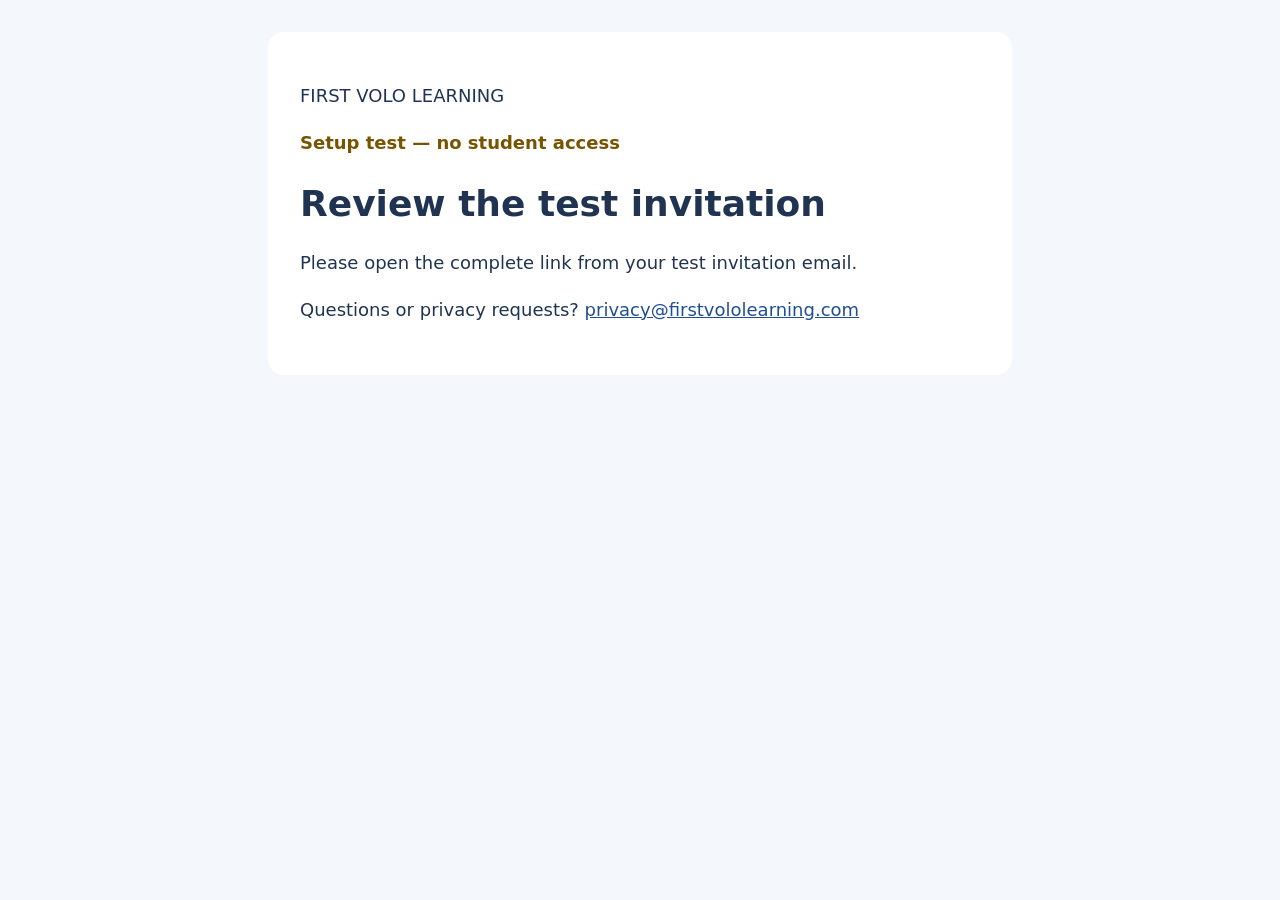
<file: parent-permission.html>
<!doctype html>
<html lang="en"><head><meta charset="utf-8">
<meta http-equiv="Content-Security-Policy" content="default-src &#x27;self&#x27;; base-uri &#x27;none&#x27;; object-src &#x27;none&#x27;; script-src &#x27;self&#x27; https://cdn.jsdelivr.net ; script-src-attr &#x27;none&#x27;; style-src &#x27;self&#x27; &#x27;unsafe-inline&#x27; https://fonts.googleapis.com; font-src &#x27;self&#x27; data: https://fonts.gstatic.com; img-src &#x27;self&#x27; data: blob:; media-src &#x27;self&#x27; blob:; connect-src &#x27;self&#x27; https://apkvvspubolyxlqtlkto.supabase.co wss://apkvvspubolyxlqtlkto.supabase.co; form-action &#x27;self&#x27;; worker-src &#x27;self&#x27; blob:; upgrade-insecure-requests">
<meta name="referrer" content="no-referrer">

<meta name="viewport" content="width=device-width, initial-scale=1"><title>First Volo — Permission setup test</title>
<style>body{font:18px/1.6 system-ui,sans-serif;color:#203452;background:#f4f7fb;margin:0;padding:32px 20px}main{max-width:680px;margin:auto;background:white;padding:32px;border-radius:16px}h1{line-height:1.2}button{font:inherit;padding:12px 20px;border-radius:8px;border:1px solid #203452;cursor:pointer;margin:12px 12px 0 0}button[type=submit]{background:#203452;color:white}button:disabled{opacity:.55;cursor:default}label{display:block;padding:16px 0}input{width:22px;height:22px;vertical-align:middle}#notice{white-space:pre-wrap}.badge{font-weight:700;color:#775400}a{color:#204f91}:focus-visible{outline:3px solid #e1a323;outline-offset:3px}</style></head>
<body><main><p>FIRST VOLO LEARNING</p><p class="badge">Setup test — no student access</p><h1>Review the test invitation</h1><p id="status" role="status">Loading your invitation…</p><div id="notice"></div><form id="response" hidden><label><input type="checkbox" id="agreement"> I have read the notice and want to submit a test agreement.</label><button type="submit" id="agree" disabled>Submit test agreement</button><button type="button" id="decline">Decline test invitation</button></form><p>Questions or privacy requests? <a href="mailto:privacy@firstvololearning.com">privacy@firstvololearning.com</a></p></main><script src="js/parent-permission.js" defer></script></body></html>
</file>
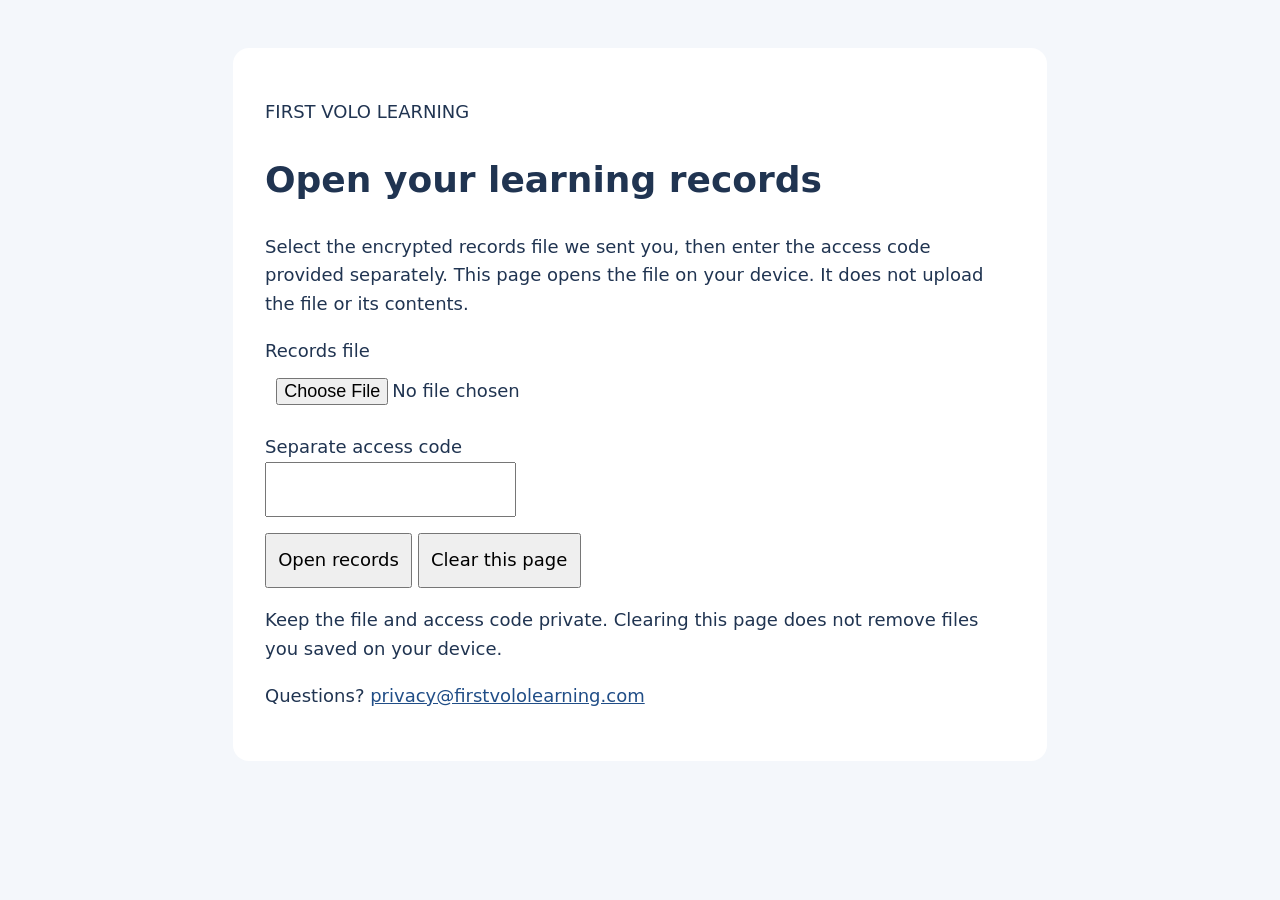
<file: parent-record-open.html>
<!doctype html><html lang="en"><head><meta charset="utf-8">
<meta http-equiv="Content-Security-Policy" content="default-src &#x27;self&#x27;; base-uri &#x27;none&#x27;; object-src &#x27;none&#x27;; script-src &#x27;self&#x27; https://cdn.jsdelivr.net ; script-src-attr &#x27;none&#x27;; style-src &#x27;self&#x27; &#x27;unsafe-inline&#x27; https://fonts.googleapis.com; font-src &#x27;self&#x27; data: https://fonts.gstatic.com; img-src &#x27;self&#x27; data: blob:; media-src &#x27;self&#x27; blob:; connect-src &#x27;self&#x27; https://apkvvspubolyxlqtlkto.supabase.co wss://apkvvspubolyxlqtlkto.supabase.co; form-action &#x27;self&#x27;; worker-src &#x27;self&#x27; blob:; upgrade-insecure-requests">
<meta name="referrer" content="no-referrer">

<meta name="viewport" content="width=device-width,initial-scale=1"><title>Open your records — First Volo</title><style>body{font:18px/1.6 system-ui;color:#203451;background:#f4f7fb;margin:0}main{max-width:750px;margin:3rem auto;background:white;padding:2rem;border-radius:16px}label{display:block;margin-top:1rem}input,button{font:inherit;padding:.7rem;max-width:100%;box-sizing:border-box}button{margin-top:1rem;cursor:pointer}pre{white-space:pre-wrap;overflow-wrap:anywhere;font-size:15px}a{color:#214e87}</style></head><body><main><p>FIRST VOLO LEARNING</p><h1>Open your learning records</h1><p>Select the encrypted records file we sent you, then enter the access code provided separately. This page opens the file on your device. It does not upload the file or its contents.</p><form><label for="file">Records file</label><input id="file" type="file" accept=".json,.fvlrecords" required><label for="code">Separate access code</label><input id="code" type="password" autocomplete="off" spellcheck="false" required><br><button type="submit">Open records</button> <button id="clear" type="button">Clear this page</button></form><p id="status" role="status" aria-live="polite"></p><pre id="records" aria-label="Learning records"></pre><p>Keep the file and access code private. Clearing this page does not remove files you saved on your device.</p><p>Questions? <a href="mailto:privacy@firstvololearning.com">privacy@firstvololearning.com</a></p></main><script type="module" src="js/parent-record-reader.mjs"></script></body></html>
</file>
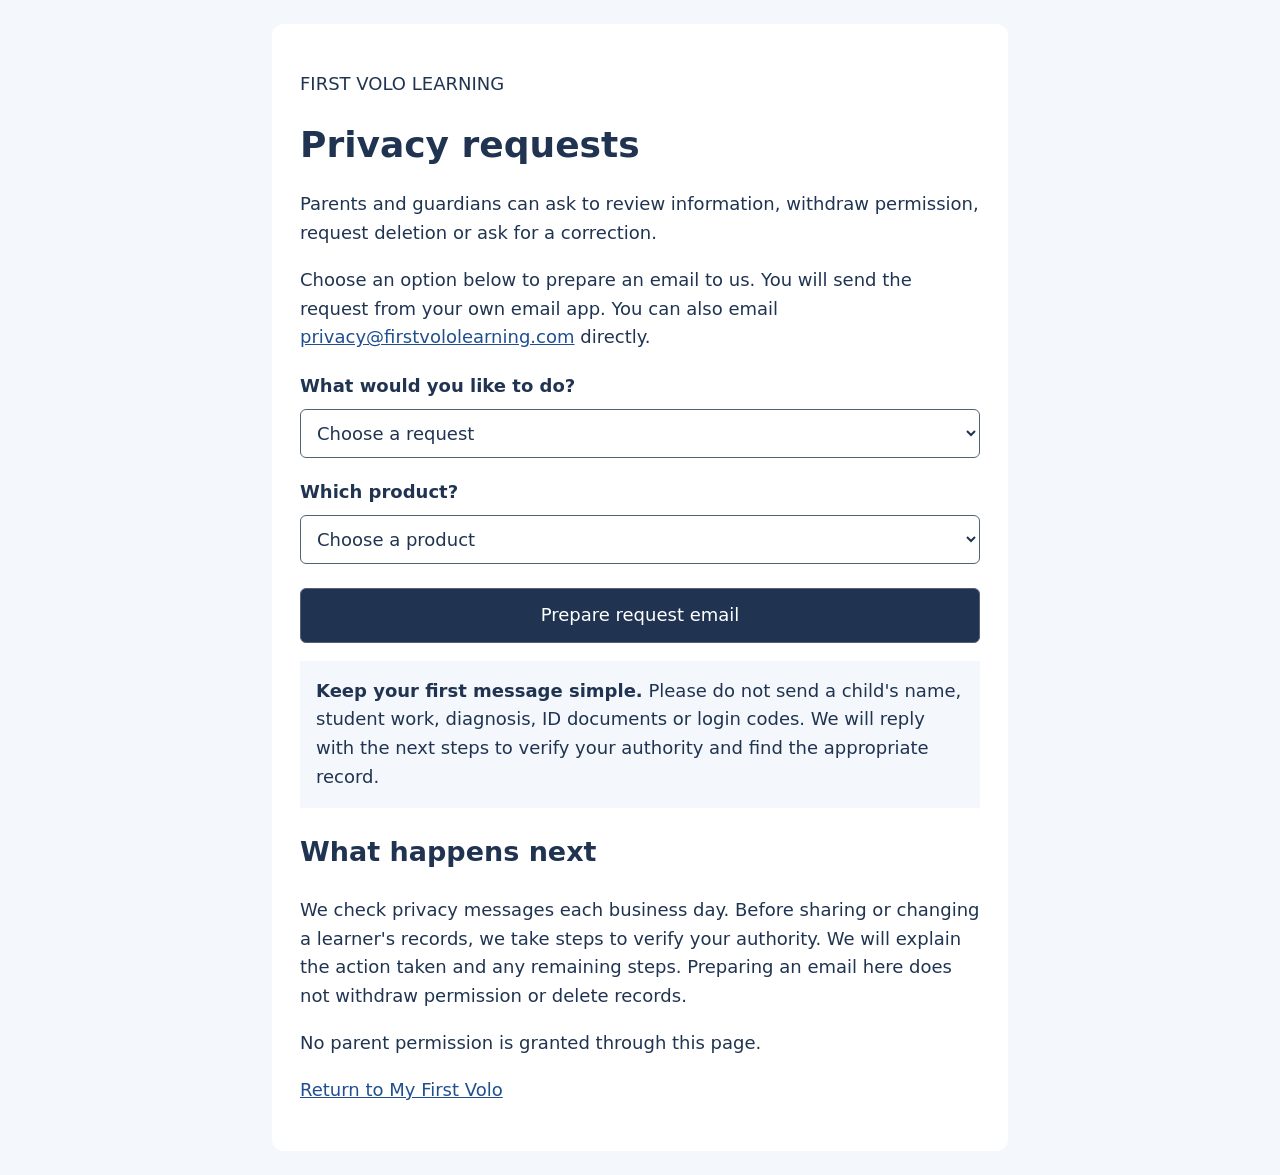
<file: privacy-request.html>
<!doctype html>
<html lang="en"><head><meta charset="utf-8">
<meta http-equiv="Content-Security-Policy" content="default-src &#x27;self&#x27;; base-uri &#x27;none&#x27;; object-src &#x27;none&#x27;; script-src &#x27;self&#x27; https://cdn.jsdelivr.net ; script-src-attr &#x27;none&#x27;; style-src &#x27;self&#x27; &#x27;unsafe-inline&#x27; https://fonts.googleapis.com; font-src &#x27;self&#x27; data: https://fonts.gstatic.com; img-src &#x27;self&#x27; data: blob:; media-src &#x27;self&#x27; blob:; connect-src &#x27;self&#x27; https://apkvvspubolyxlqtlkto.supabase.co wss://apkvvspubolyxlqtlkto.supabase.co; form-action &#x27;self&#x27;; worker-src &#x27;self&#x27; blob:; upgrade-insecure-requests">
<meta name="referrer" content="no-referrer">

<meta name="viewport" content="width=device-width,initial-scale=1"><title>First Volo privacy requests</title><style>body{font:18px/1.6 system-ui,sans-serif;color:#203452;background:#f4f7fb;margin:0;padding:24px}main{max-width:680px;margin:auto;background:white;padding:28px;border-radius:12px}h1{line-height:1.2}label{display:block;font-weight:600;margin-top:20px}select,button{box-sizing:border-box;font:inherit;padding:12px;width:100%;margin-top:8px;border:1px solid #526279;border-radius:6px;background:white;color:#203452}button{background:#203452;color:white;margin-top:24px;cursor:pointer}a{color:#204f91}:focus-visible{outline:3px solid #a76a00;outline-offset:3px}.note{background:#f4f7fb;padding:16px}#status{font-weight:600}</style></head><body><main><p>FIRST VOLO LEARNING</p><h1>Privacy requests</h1><p>Parents and guardians can ask to review information, withdraw permission, request deletion or ask for a correction.</p><p>Choose an option below to prepare an email to us. You will send the request from your own email app. You can also email <a href="mailto:privacy@firstvololearning.com">privacy@firstvololearning.com</a> directly.</p><form><label for="kind">What would you like to do?</label><select id="kind" required><option value="" disabled selected>Choose a request</option value="review">Review information</option><option value="withdrawal">Withdraw permission</option><option value="deletion">Request deletion</option><option value="correction">Request a correction</option><option value="question">Ask a privacy question</option></select><label for="product">Which product?</label><select id="product" required><option value="" disabled selected>Choose a product</option><option value="story">First Volo Story Builder</option><option value="primo">Primo Volo</option><option value="morphology">First Volo Morphology</option><option value="unsure">Not sure or more than one</option></select><button type="submit">Prepare request email</button></form><p id="status" role="status" aria-live="polite"></p><div class="note"><strong>Keep your first message simple.</strong> Please do not send a child's name, student work, diagnosis, ID documents or login codes. We will reply with the next steps to verify your authority and find the appropriate record.</div><h2>What happens next</h2><p>We check privacy messages each business day. Before sharing or changing a learner's records, we take steps to verify your authority. We will explain the action taken and any remaining steps. Preparing an email here does not withdraw permission or delete records.</p><p>No parent permission is granted through this page.</p><p><a href="index.html">Return to My First Volo</a></p></main><script type="module" src="js/privacy-request.mjs"></script></body></html>
</file>
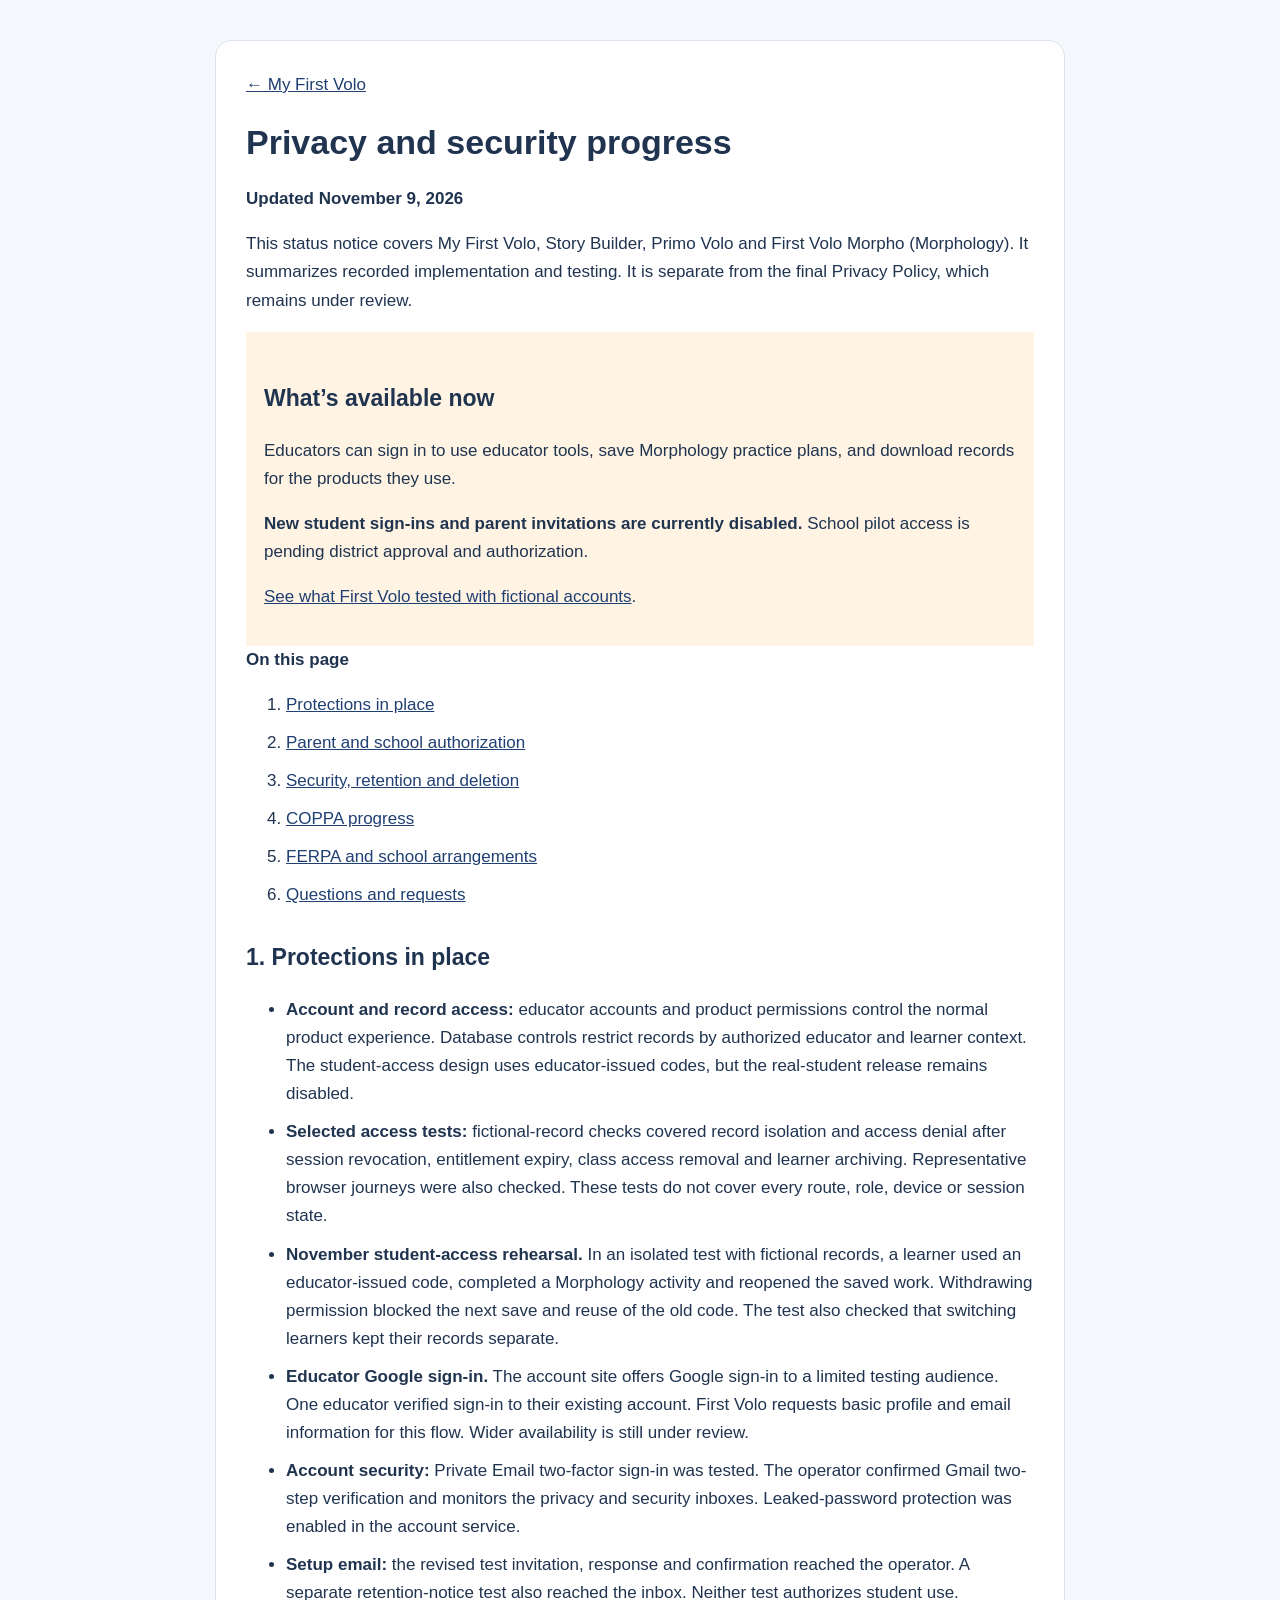
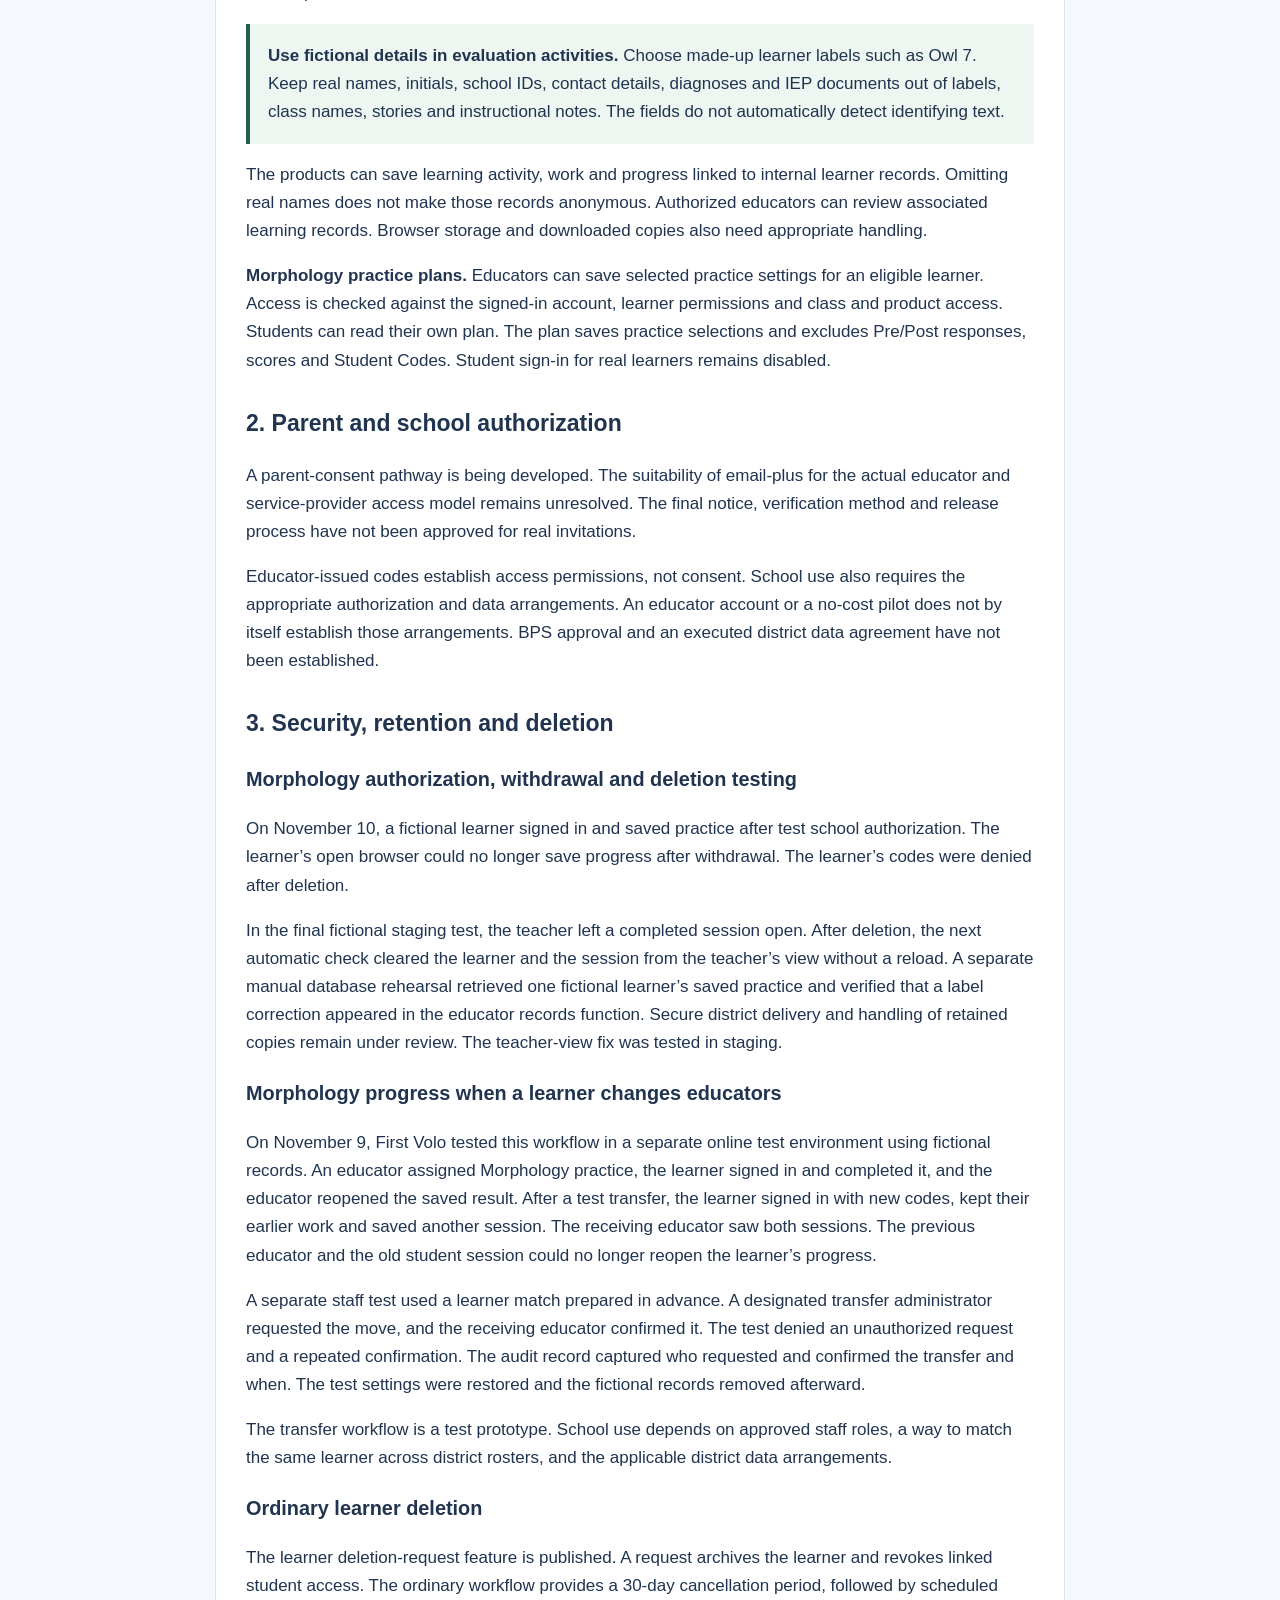
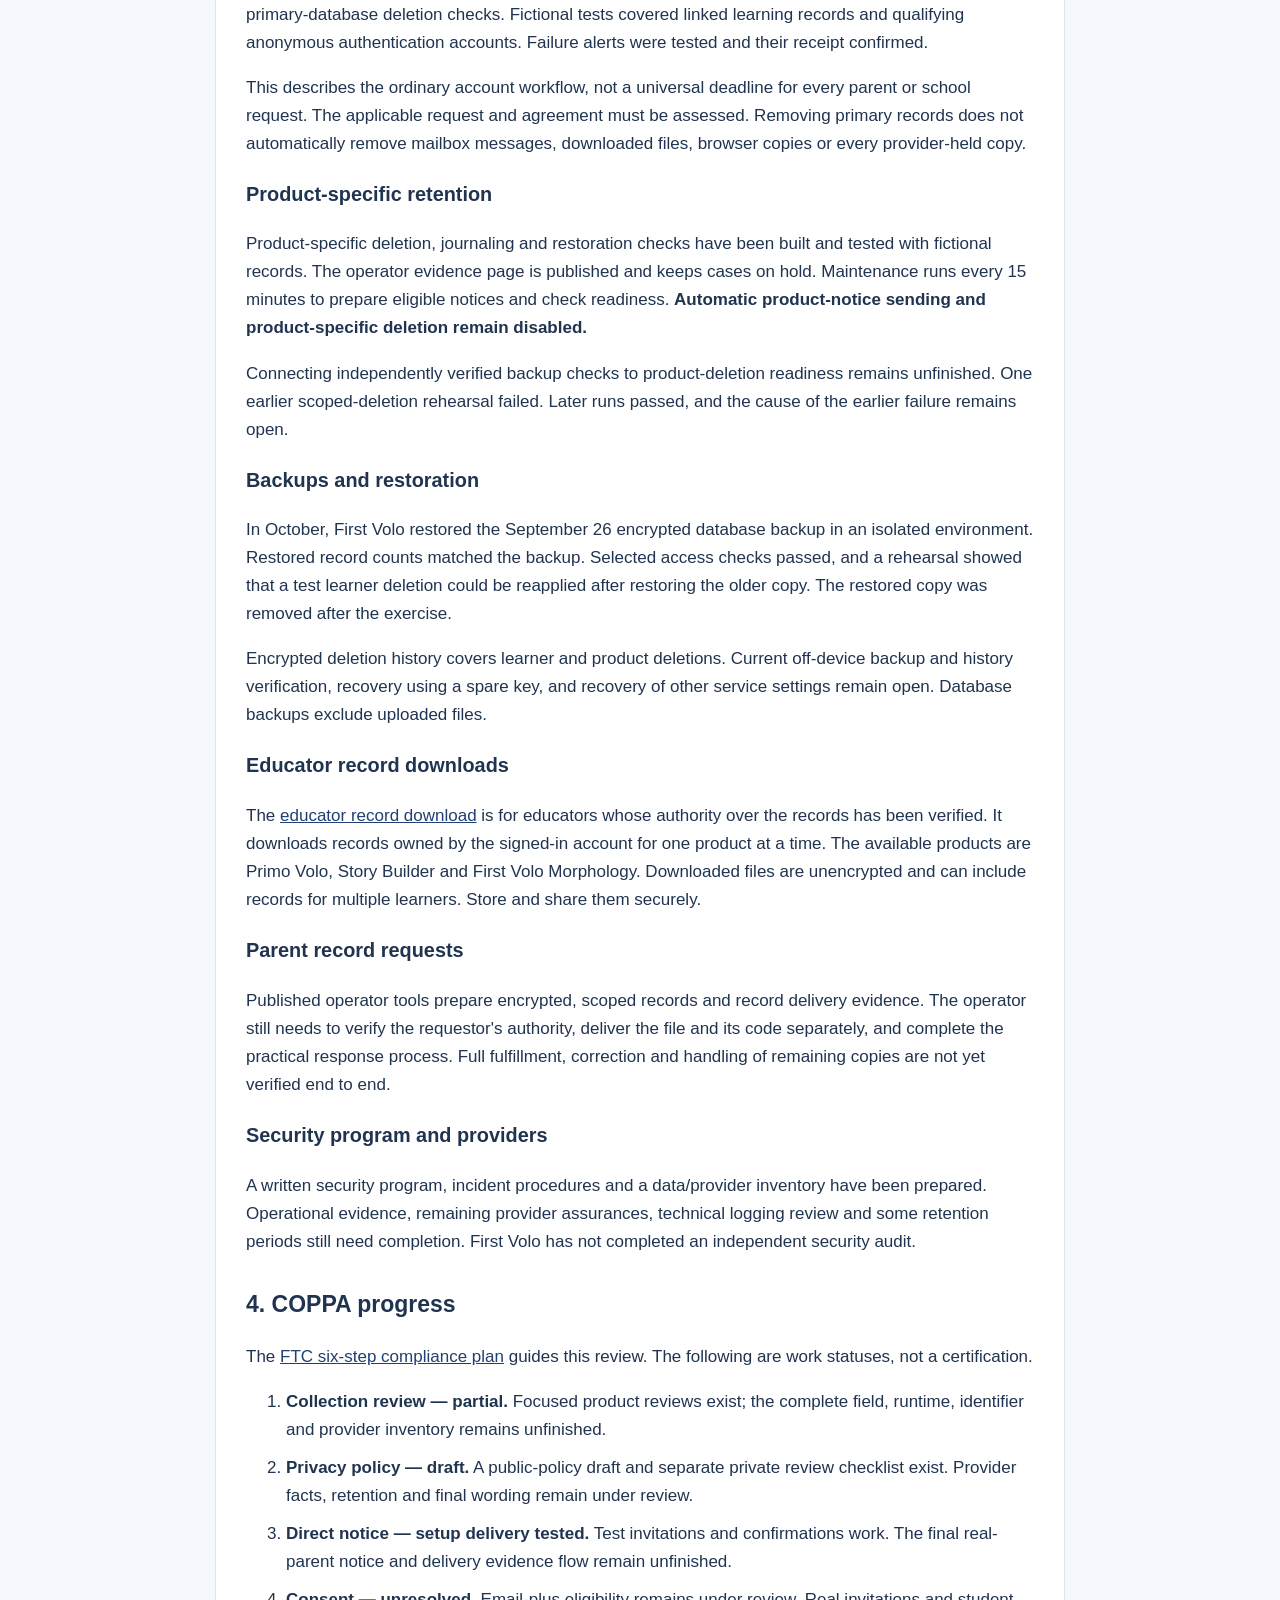
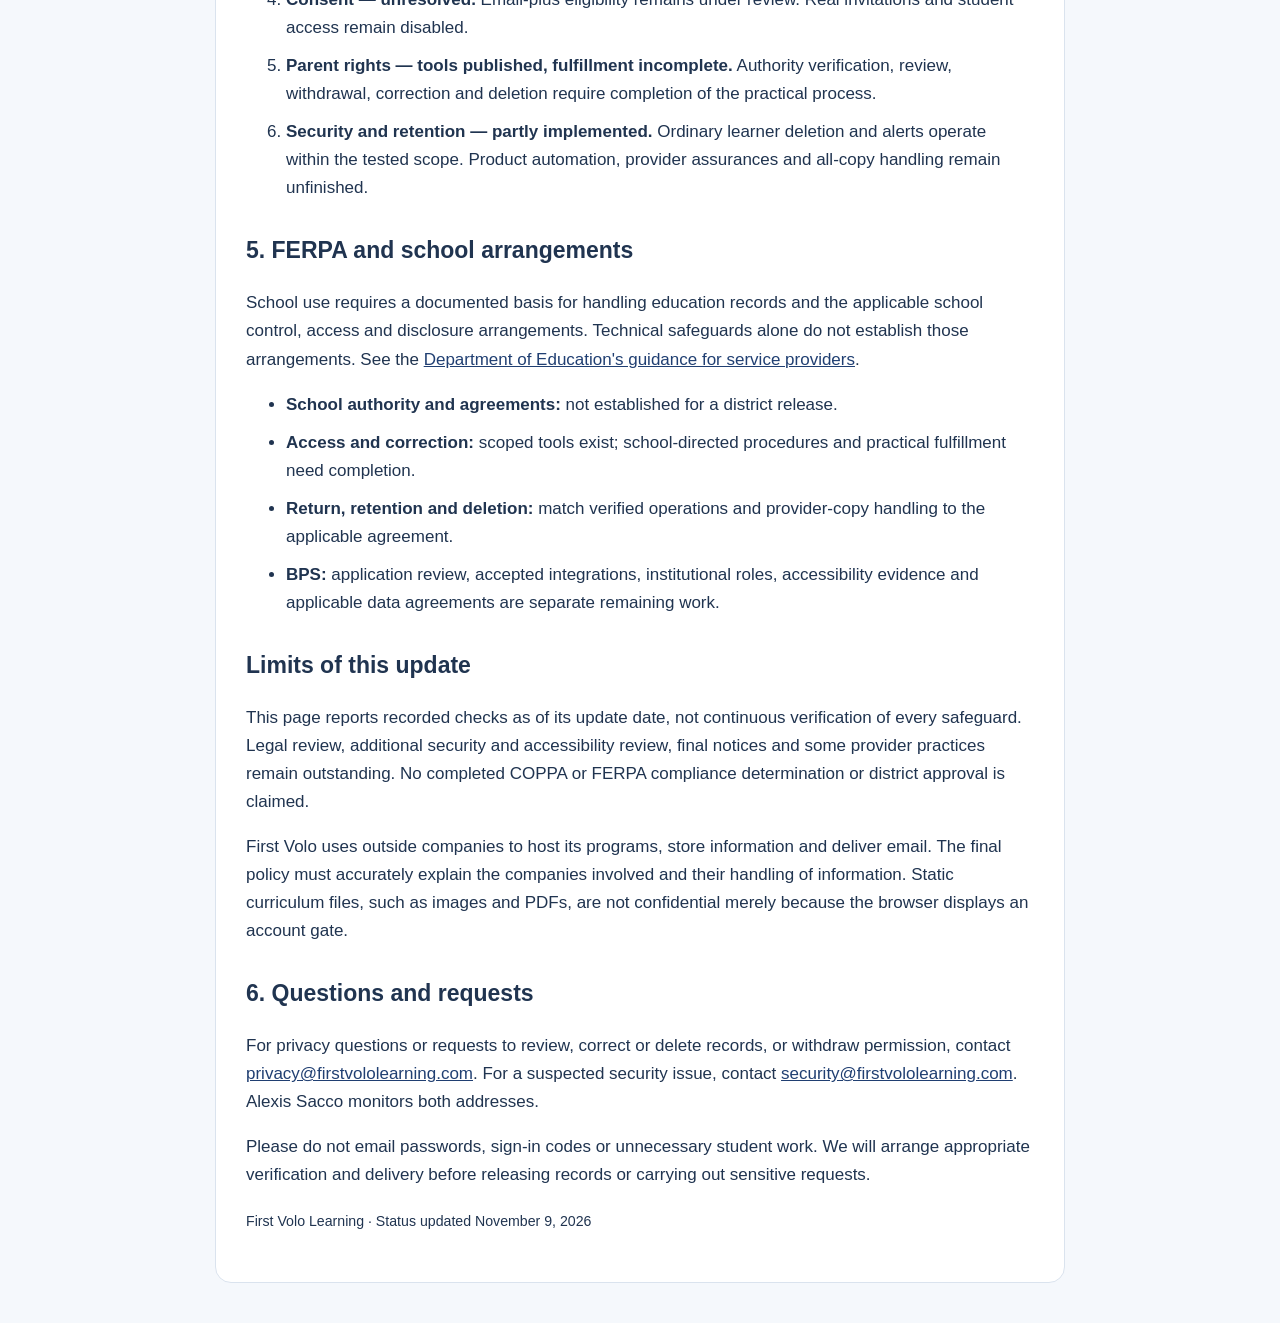
<file: privacy-status.html>
<!doctype html>
<html lang="en">
<head><meta charset="utf-8">
<meta http-equiv="Content-Security-Policy" content="default-src &#x27;self&#x27;; base-uri &#x27;none&#x27;; object-src &#x27;none&#x27;; script-src &#x27;self&#x27; https://cdn.jsdelivr.net ; script-src-attr &#x27;none&#x27;; style-src &#x27;self&#x27; &#x27;unsafe-inline&#x27; https://fonts.googleapis.com; font-src &#x27;self&#x27; data: https://fonts.gstatic.com; img-src &#x27;self&#x27; data: blob:; media-src &#x27;self&#x27; blob:; connect-src &#x27;self&#x27; https://apkvvspubolyxlqtlkto.supabase.co wss://apkvvspubolyxlqtlkto.supabase.co; form-action &#x27;self&#x27;; worker-src &#x27;self&#x27; blob:; upgrade-insecure-requests">
<meta name="referrer" content="no-referrer">

<meta name="viewport" content="width=device-width,initial-scale=1"><title>Privacy and security progress | First Volo Learning</title><style>
*{box-sizing:border-box}body{margin:0;background:#f5f8fc;color:#203450;font:17px/1.65 Arial,sans-serif}main{max-width:850px;margin:40px auto;padding:30px;background:white;border:1px solid #dae3ee;border-radius:16px}h1{font-size:34px;line-height:1.2}h2{font-size:23px;margin-top:30px}a{color:#203f72}li{margin-bottom:10px}.notice{padding:18px;background:#edf6f0;border-left:4px solid #246148}.status{padding:18px;background:#fff4e4}a:focus-visible{outline:3px solid #b96214;outline-offset:3px}@media(max-width:600px){main{margin:16px;padding:22px}h1{font-size:28px}}
</style></head><body><main>
<a href="index.html">← My First Volo</a>
<h1>Privacy and security progress</h1>
<p><strong>Updated November 9, 2026</strong></p>
<p>This status notice covers My First Volo, Story Builder, Primo Volo and First Volo Morpho (Morphology). It summarizes recorded implementation and testing. It is separate from the final Privacy Policy, which remains under review.</p>
<section class="status">
<h2>What’s available now</h2>
<p>Educators can sign in to use educator tools, save Morphology practice plans, and download records for the products they use.</p>
<p><strong>New student sign-ins and parent invitations are currently disabled.</strong> School pilot access is pending district approval and authorization.</p>
<p><a href="#morphology-privacy-tests">See what First Volo tested with fictional accounts</a>.</p>
</section>
<nav aria-label="Privacy document sections"><strong>On this page</strong><ol><li><a href="#in-place">Protections in place</a></li><li><a href="#authorization">Parent and school authorization</a></li><li><a href="#security">Security, retention and deletion</a></li><li><a href="#coppa">COPPA progress</a></li><li><a href="#ferpa">FERPA and school arrangements</a></li><li><a href="#requests">Questions and requests</a></li></ol></nav>
<h2 id="in-place">1. Protections in place</h2>
<ul><li><strong>Account and record access:</strong> educator accounts and product permissions control the normal product experience. Database controls restrict records by authorized educator and learner context. The student-access design uses educator-issued codes, but the real-student release remains disabled.</li>
<li><strong>Selected access tests:</strong> fictional-record checks covered record isolation and access denial after session revocation, entitlement expiry, class access removal and learner archiving. Representative browser journeys were also checked. These tests do not cover every route, role, device or session state.</li>
<li><strong>November student-access rehearsal.</strong> In an isolated test with fictional records, a learner used an educator-issued code, completed a Morphology activity and reopened the saved work. Withdrawing permission blocked the next save and reuse of the old code. The test also checked that switching learners kept their records separate.</li>
<li><strong>Educator Google sign-in.</strong> The account site offers Google sign-in to a limited testing audience. One educator verified sign-in to their existing account. First Volo requests basic profile and email information for this flow. Wider availability is still under review.</li>
<li><strong>Account security:</strong> Private Email two-factor sign-in was tested. The operator confirmed Gmail two-step verification and monitors the privacy and security inboxes. Leaked-password protection was enabled in the account service.</li>
<li><strong>Setup email:</strong> the revised test invitation, response and confirmation reached the operator. A separate retention-notice test also reached the inbox. Neither test authorizes student use.</li></ul>
<div class="notice"><strong>Use fictional details in evaluation activities.</strong> Choose made-up learner labels such as Owl 7. Keep real names, initials, school IDs, contact details, diagnoses and IEP documents out of labels, class names, stories and instructional notes. The fields do not automatically detect identifying text.</div>
<p>The products can save learning activity, work and progress linked to internal learner records. Omitting real names does not make those records anonymous. Authorized educators can review associated learning records. Browser storage and downloaded copies also need appropriate handling.</p>
<p><strong>Morphology practice plans.</strong> Educators can save selected practice settings for an eligible learner. Access is checked against the signed-in account, learner permissions and class and product access. Students can read their own plan. The plan saves practice selections and excludes Pre/Post responses, scores and Student Codes. Student sign-in for real learners remains disabled.</p>
<h2 id="authorization">2. Parent and school authorization</h2>
<p>A parent-consent pathway is being developed. The suitability of email-plus for the actual educator and service-provider access model remains unresolved. The final notice, verification method and release process have not been approved for real invitations.</p>
<p>Educator-issued codes establish access permissions, not consent. School use also requires the appropriate authorization and data arrangements. An educator account or a no-cost pilot does not by itself establish those arrangements. BPS approval and an executed district data agreement have not been established.</p>
<h2 id="security">3. Security, retention and deletion</h2>
<h3 id="morphology-privacy-tests">Morphology authorization, withdrawal and deletion testing</h3>
<p>On November 10, a fictional learner signed in and saved practice after test school authorization. The learner’s open browser could no longer save progress after withdrawal. The learner’s codes were denied after deletion.</p>
<p>In the final fictional staging test, the teacher left a completed session open. After deletion, the next automatic check cleared the learner and the session from the teacher’s view without a reload. A separate manual database rehearsal retrieved one fictional learner’s saved practice and verified that a label correction appeared in the educator records function. Secure district delivery and handling of retained copies remain under review. The teacher-view fix was tested in staging.</p>
<h3 id="morphology-transfer">Morphology progress when a learner changes educators</h3>
<p>On November 9, First Volo tested this workflow in a separate online test environment using fictional records. An educator assigned Morphology practice, the learner signed in and completed it, and the educator reopened the saved result. After a test transfer, the learner signed in with new codes, kept their earlier work and saved another session. The receiving educator saw both sessions. The previous educator and the old student session could no longer reopen the learner’s progress.</p>
<p>A separate staff test used a learner match prepared in advance. A designated transfer administrator requested the move, and the receiving educator confirmed it. The test denied an unauthorized request and a repeated confirmation. The audit record captured who requested and confirmed the transfer and when. The test settings were restored and the fictional records removed afterward.</p>
<p>The transfer workflow is a test prototype. School use depends on approved staff roles, a way to match the same learner across district rosters, and the applicable district data arrangements.</p>
<h3>Ordinary learner deletion</h3>
<p>The learner deletion-request feature is published. A request archives the learner and revokes linked student access. The ordinary workflow provides a 30-day cancellation period, followed by scheduled primary-database deletion checks. Fictional tests covered linked learning records and qualifying anonymous authentication accounts. Failure alerts were tested and their receipt confirmed.</p>
<p>This describes the ordinary account workflow, not a universal deadline for every parent or school request. The applicable request and agreement must be assessed. Removing primary records does not automatically remove mailbox messages, downloaded files, browser copies or every provider-held copy.</p>
<h3>Product-specific retention</h3>
<p>Product-specific deletion, journaling and restoration checks have been built and tested with fictional records. The operator evidence page is published and keeps cases on hold. Maintenance runs every 15 minutes to prepare eligible notices and check readiness. <strong>Automatic product-notice sending and product-specific deletion remain disabled.</strong></p>
<p>Connecting independently verified backup checks to product-deletion readiness remains unfinished. One earlier scoped-deletion rehearsal failed. Later runs passed, and the cause of the earlier failure remains open.</p>
<h3>Backups and restoration</h3>
<p>In October, First Volo restored the September 26 encrypted database backup in an isolated environment. Restored record counts matched the backup. Selected access checks passed, and a rehearsal showed that a test learner deletion could be reapplied after restoring the older copy. The restored copy was removed after the exercise.</p>
<p>Encrypted deletion history covers learner and product deletions. Current off-device backup and history verification, recovery using a spare key, and recovery of other service settings remain open. Database backups exclude uploaded files.</p>
<h3>Educator record downloads</h3>
<p>The <a href="educator-record-download.html">educator record download</a> is for educators whose authority over the records has been verified. It downloads records owned by the signed-in account for one product at a time. The available products are Primo Volo, Story Builder and First Volo Morphology. Downloaded files are unencrypted and can include records for multiple learners. Store and share them securely.</p>
<h3>Parent record requests</h3>
<p>Published operator tools prepare encrypted, scoped records and record delivery evidence. The operator still needs to verify the requestor's authority, deliver the file and its code separately, and complete the practical response process. Full fulfillment, correction and handling of remaining copies are not yet verified end to end.</p>
<h3>Security program and providers</h3>
<p>A written security program, incident procedures and a data/provider inventory have been prepared. Operational evidence, remaining provider assurances, technical logging review and some retention periods still need completion. First Volo has not completed an independent security audit.</p>
<h2 id="coppa">4. COPPA progress</h2>
<p>The <a href="https://www.ftc.gov/business-guidance/resources/childrens-online-privacy-protection-rule-six-step-compliance-plan-your-business">FTC six-step compliance plan</a> guides this review. The following are work statuses, not a certification.</p>
<ol><li><strong>Collection review — partial.</strong> Focused product reviews exist; the complete field, runtime, identifier and provider inventory remains unfinished.</li>
<li><strong>Privacy policy — draft.</strong> A public-policy draft and separate private review checklist exist. Provider facts, retention and final wording remain under review.</li>
<li><strong>Direct notice — setup delivery tested.</strong> Test invitations and confirmations work. The final real-parent notice and delivery evidence flow remain unfinished.</li>
<li><strong>Consent — unresolved.</strong> Email-plus eligibility remains under review. Real invitations and student access remain disabled.</li>
<li><strong>Parent rights — tools published, fulfillment incomplete.</strong> Authority verification, review, withdrawal, correction and deletion require completion of the practical process.</li>
<li><strong>Security and retention — partly implemented.</strong> Ordinary learner deletion and alerts operate within the tested scope. Product automation, provider assurances and all-copy handling remain unfinished.</li></ol>
<h2 id="ferpa">5. FERPA and school arrangements</h2>
<p>School use requires a documented basis for handling education records and the applicable school control, access and disclosure arrangements. Technical safeguards alone do not establish those arrangements. See the <a href="https://studentprivacy.ed.gov/resources/responsibilities-third-party-service-providers-under-ferpa">Department of Education's guidance for service providers</a>.</p>
<ul><li><strong>School authority and agreements:</strong> not established for a district release.</li><li><strong>Access and correction:</strong> scoped tools exist; school-directed procedures and practical fulfillment need completion.</li><li><strong>Return, retention and deletion:</strong> match verified operations and provider-copy handling to the applicable agreement.</li><li><strong>BPS:</strong> application review, accepted integrations, institutional roles, accessibility evidence and applicable data agreements are separate remaining work.</li></ul>
<h2>Limits of this update</h2>
<p>This page reports recorded checks as of its update date, not continuous verification of every safeguard. Legal review, additional security and accessibility review, final notices and some provider practices remain outstanding. No completed COPPA or FERPA compliance determination or district approval is claimed.</p>
<p>First Volo uses outside companies to host its programs, store information and deliver email. The final policy must accurately explain the companies involved and their handling of information. Static curriculum files, such as images and PDFs, are not confidential merely because the browser displays an account gate.</p>
<h2 id="requests">6. Questions and requests</h2>
<p>For privacy questions or requests to review, correct or delete records, or withdraw permission, contact <a href="mailto:privacy@firstvololearning.com">privacy@firstvololearning.com</a>. For a suspected security issue, contact <a href="mailto:security@firstvololearning.com">security@firstvololearning.com</a>. Alexis Sacco monitors both addresses.</p>
<p>Please do not email passwords, sign-in codes or unnecessary student work. We will arrange appropriate verification and delivery before releasing records or carrying out sensitive requests.</p>
<p><small>First Volo Learning · Status updated November 9, 2026</small></p>
</main></body></html>
</file>
